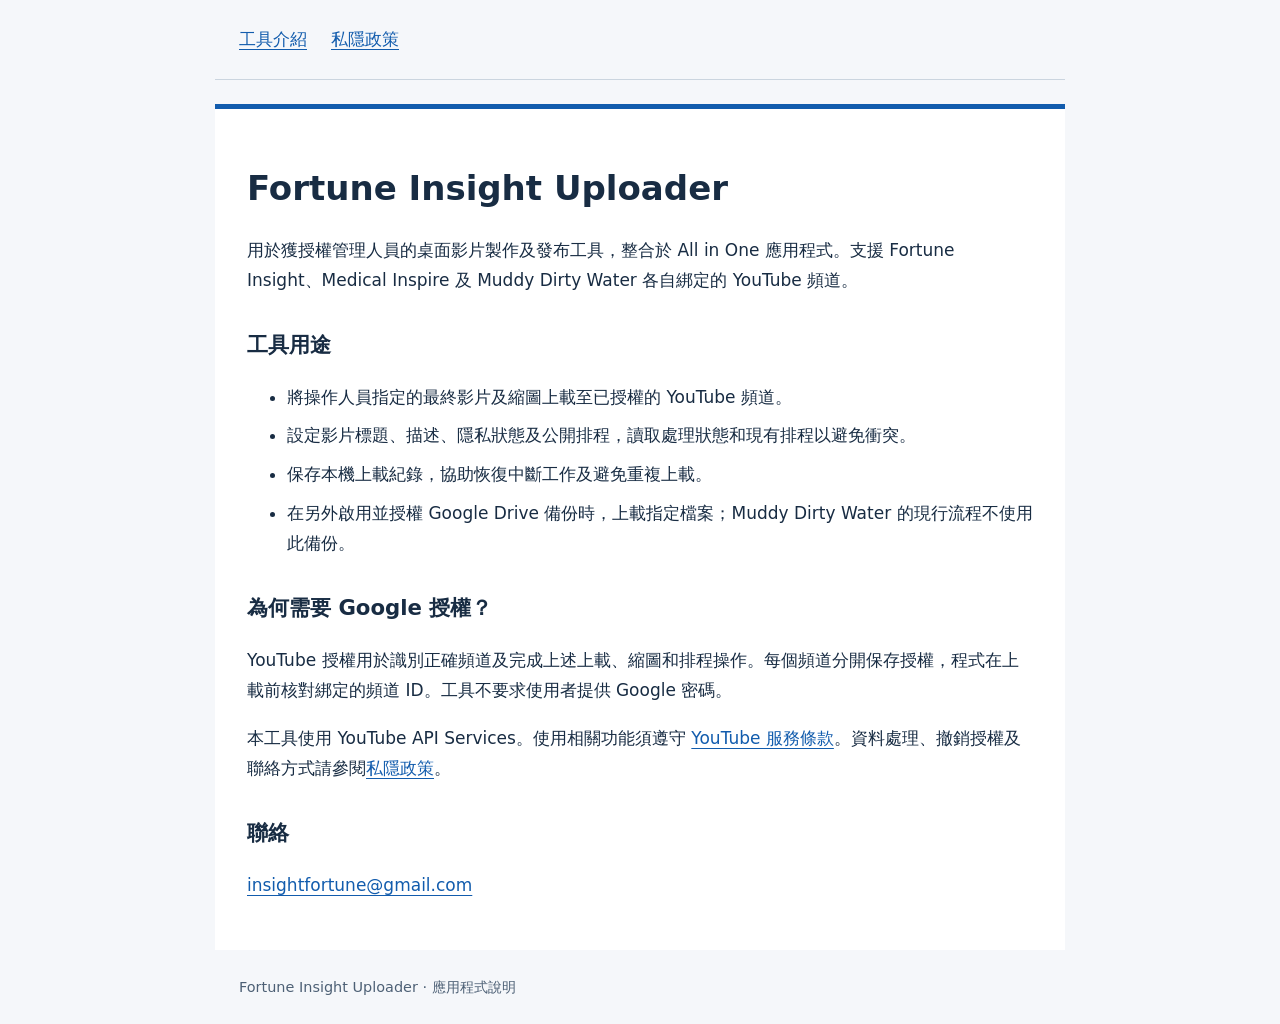
<file: index.html>
<!doctype html><html lang="zh-Hant"><head><meta name="google-site-verification" content="j8x9cet3W1xasGmLovPBUCsBcz7HDkvRuPDMTO4Cglo" /><meta charset="utf-8"><meta name="viewport" content="width=device-width,initial-scale=1"><title>Fortune Insight Uploader — 應用程式介紹</title><meta name="description" content="Fortune Insight Uploader 的用途、Google 授權及資料使用說明。"><link rel="stylesheet" href="style.css"><link rel="icon" type="image/svg+xml" href="data:image/svg+xml,%3Csvg xmlns='http://www.w3.org/2000/svg' viewBox='0 0 32 32'%3E%3Crect width='32' height='32' rx='6' fill='%23125cad'/%3E%3Ctext x='7' y='24' fill='white' font-size='23'%3EF%3C/text%3E%3C/svg%3E"></head><body><header><nav><a href="index.html" aria-current="page">工具介紹</a><a href="privacy.html">私隱政策</a></nav></header><main><h1>Fortune Insight Uploader</h1><p>用於獲授權管理人員的桌面影片製作及發布工具，整合於 All in One 應用程式。支援 Fortune Insight、Medical Inspire 及 Muddy Dirty Water 各自綁定的 YouTube 頻道。</p><h2>工具用途</h2><ul><li>將操作人員指定的最終影片及縮圖上載至已授權的 YouTube 頻道。</li><li>設定影片標題、描述、隱私狀態及公開排程，讀取處理狀態和現有排程以避免衝突。</li><li>保存本機上載紀錄，協助恢復中斷工作及避免重複上載。</li><li>在另外啟用並授權 Google Drive 備份時，上載指定檔案；Muddy Dirty Water 的現行流程不使用此備份。</li></ul><h2>為何需要 Google 授權？</h2><p>YouTube 授權用於識別正確頻道及完成上述上載、縮圖和排程操作。每個頻道分開保存授權，程式在上載前核對綁定的頻道 ID。工具不要求使用者提供 Google 密碼。</p><p>本工具使用 YouTube API Services。使用相關功能須遵守 <a href="https://www.youtube.com/t/terms">YouTube 服務條款</a>。資料處理、撤銷授權及聯絡方式請參閱<a href="privacy.html">私隱政策</a>。</p><h2>聯絡</h2><p><a href="mailto:insightfortune@gmail.com">insightfortune@gmail.com</a></p></main><footer>Fortune Insight Uploader · 應用程式說明</footer></body></html>
</file>
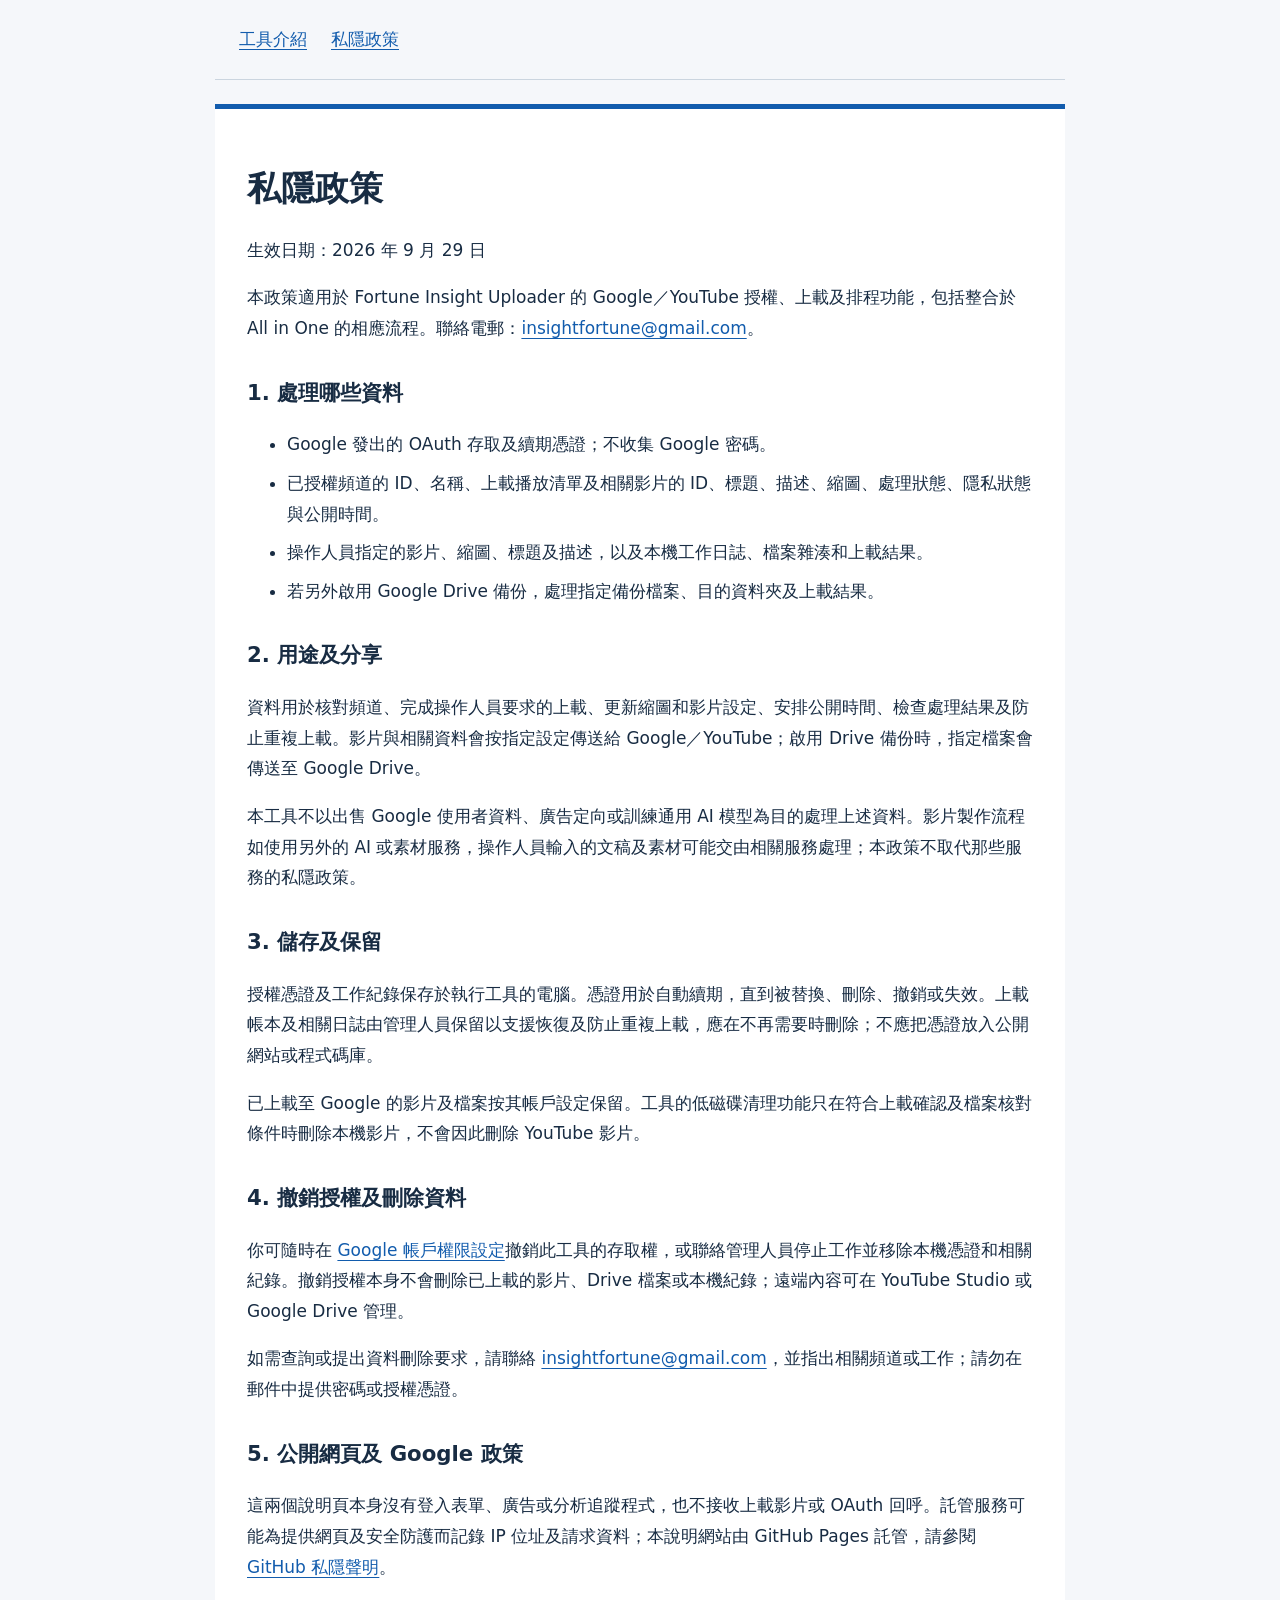
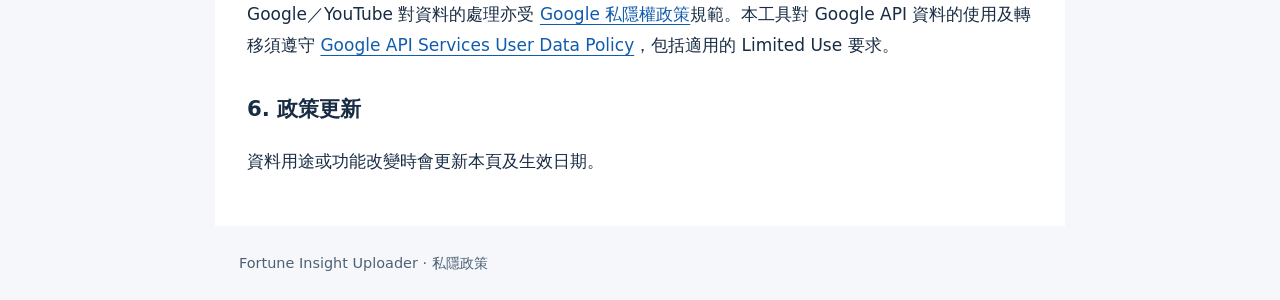
<file: privacy.html>
<!doctype html><html lang="zh-Hant"><head><meta charset="utf-8"><meta name="viewport" content="width=device-width,initial-scale=1"><title>私隱政策 — Fortune Insight Uploader</title><meta name="description" content="Fortune Insight Uploader 的 Google 資料使用、儲存及撤銷授權說明。"><link rel="stylesheet" href="style.css"><link rel="icon" type="image/svg+xml" href="data:image/svg+xml,%3Csvg xmlns='http://www.w3.org/2000/svg' viewBox='0 0 32 32'%3E%3Crect width='32' height='32' rx='6' fill='%23125cad'/%3E%3Ctext x='7' y='24' fill='white' font-size='23'%3EF%3C/text%3E%3C/svg%3E"></head><body><header><nav><a href="index.html">工具介紹</a><a href="privacy.html" aria-current="page">私隱政策</a></nav></header><main><h1>私隱政策</h1><p>生效日期：2026 年 9 月 29 日</p><p>本政策適用於 Fortune Insight Uploader 的 Google／YouTube 授權、上載及排程功能，包括整合於 All in One 的相應流程。聯絡電郵：<a href="mailto:insightfortune@gmail.com">insightfortune@gmail.com</a>。</p><h2>1. 處理哪些資料</h2><ul><li>Google 發出的 OAuth 存取及續期憑證；不收集 Google 密碼。</li><li>已授權頻道的 ID、名稱、上載播放清單及相關影片的 ID、標題、描述、縮圖、處理狀態、隱私狀態與公開時間。</li><li>操作人員指定的影片、縮圖、標題及描述，以及本機工作日誌、檔案雜湊和上載結果。</li><li>若另外啟用 Google Drive 備份，處理指定備份檔案、目的資料夾及上載結果。</li></ul><h2>2. 用途及分享</h2><p>資料用於核對頻道、完成操作人員要求的上載、更新縮圖和影片設定、安排公開時間、檢查處理結果及防止重複上載。影片與相關資料會按指定設定傳送給 Google／YouTube；啟用 Drive 備份時，指定檔案會傳送至 Google Drive。</p><p>本工具不以出售 Google 使用者資料、廣告定向或訓練通用 AI 模型為目的處理上述資料。影片製作流程如使用另外的 AI 或素材服務，操作人員輸入的文稿及素材可能交由相關服務處理；本政策不取代那些服務的私隱政策。</p><h2>3. 儲存及保留</h2><p>授權憑證及工作紀錄保存於執行工具的電腦。憑證用於自動續期，直到被替換、刪除、撤銷或失效。上載帳本及相關日誌由管理人員保留以支援恢復及防止重複上載，應在不再需要時刪除；不應把憑證放入公開網站或程式碼庫。</p><p>已上載至 Google 的影片及檔案按其帳戶設定保留。工具的低磁碟清理功能只在符合上載確認及檔案核對條件時刪除本機影片，不會因此刪除 YouTube 影片。</p><h2>4. 撤銷授權及刪除資料</h2><p>你可隨時在 <a href="https://myaccount.google.com/permissions">Google 帳戶權限設定</a>撤銷此工具的存取權，或聯絡管理人員停止工作並移除本機憑證和相關紀錄。撤銷授權本身不會刪除已上載的影片、Drive 檔案或本機紀錄；遠端內容可在 YouTube Studio 或 Google Drive 管理。</p><p>如需查詢或提出資料刪除要求，請聯絡 <a href="mailto:insightfortune@gmail.com">insightfortune@gmail.com</a>，並指出相關頻道或工作；請勿在郵件中提供密碼或授權憑證。</p><h2>5. 公開網頁及 Google 政策</h2><p>這兩個說明頁本身沒有登入表單、廣告或分析追蹤程式，也不接收上載影片或 OAuth 回呼。託管服務可能為提供網頁及安全防護而記錄 IP 位址及請求資料；本說明網站由 GitHub Pages 託管，請參閱 <a href="https://docs.github.com/en/site-policy/privacy-policies/github-general-privacy-statement">GitHub 私隱聲明</a>。</p><p>Google／YouTube 對資料的處理亦受 <a href="https://policies.google.com/privacy">Google 私隱權政策</a>規範。本工具對 Google API 資料的使用及轉移須遵守 <a href="https://developers.google.com/terms/api-services-user-data-policy">Google API Services User Data Policy</a>，包括適用的 Limited Use 要求。</p><h2>6. 政策更新</h2><p>資料用途或功能改變時會更新本頁及生效日期。</p></main><footer>Fortune Insight Uploader · 私隱政策</footer></body></html>
</file>
<file: style.css>
:root{font-family:system-ui,-apple-system,"PingFang TC",sans-serif;color:#182c43;background:#f5f7fa;font-size:17px;line-height:1.8}*{box-sizing:border-box}body{margin:0}header,main,footer{max-width:850px;margin:auto;padding:24px}header{border-bottom:1px solid #cbd5df}nav{display:flex;gap:24px;flex-wrap:wrap}a{color:#125cad;text-underline-offset:4px}h1{font-size:2rem;line-height:1.3;margin:25px 0}h2{font-size:1.25rem;margin-top:30px}main{background:white;margin-top:24px;border-top:5px solid #125cad;padding:32px}aside{background:#fff4d6;padding:14px;border-left:4px solid #ad7500}footer{font-size:.85rem;color:#4d6075}li{margin-bottom:8px}@media(max-width:550px){main{margin:12px;padding:20px}h1{font-size:1.65rem}}
</file>
